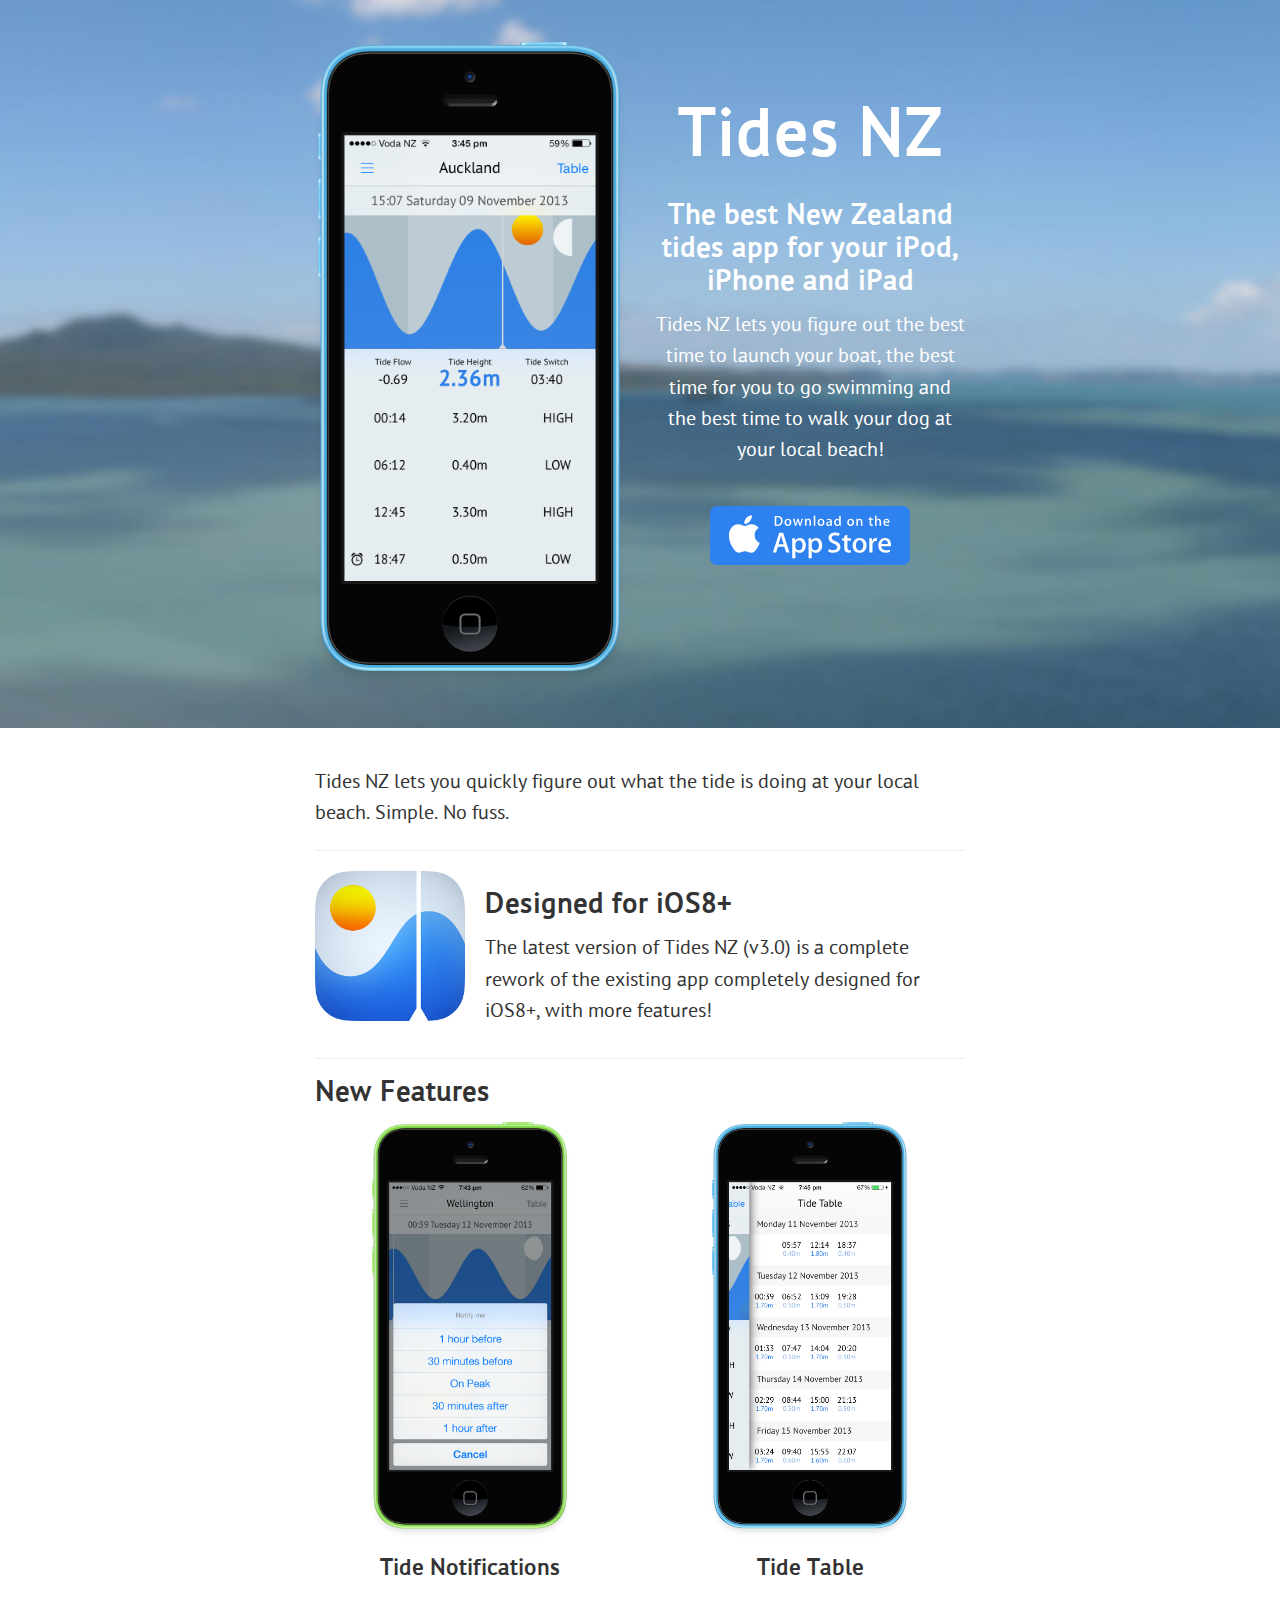
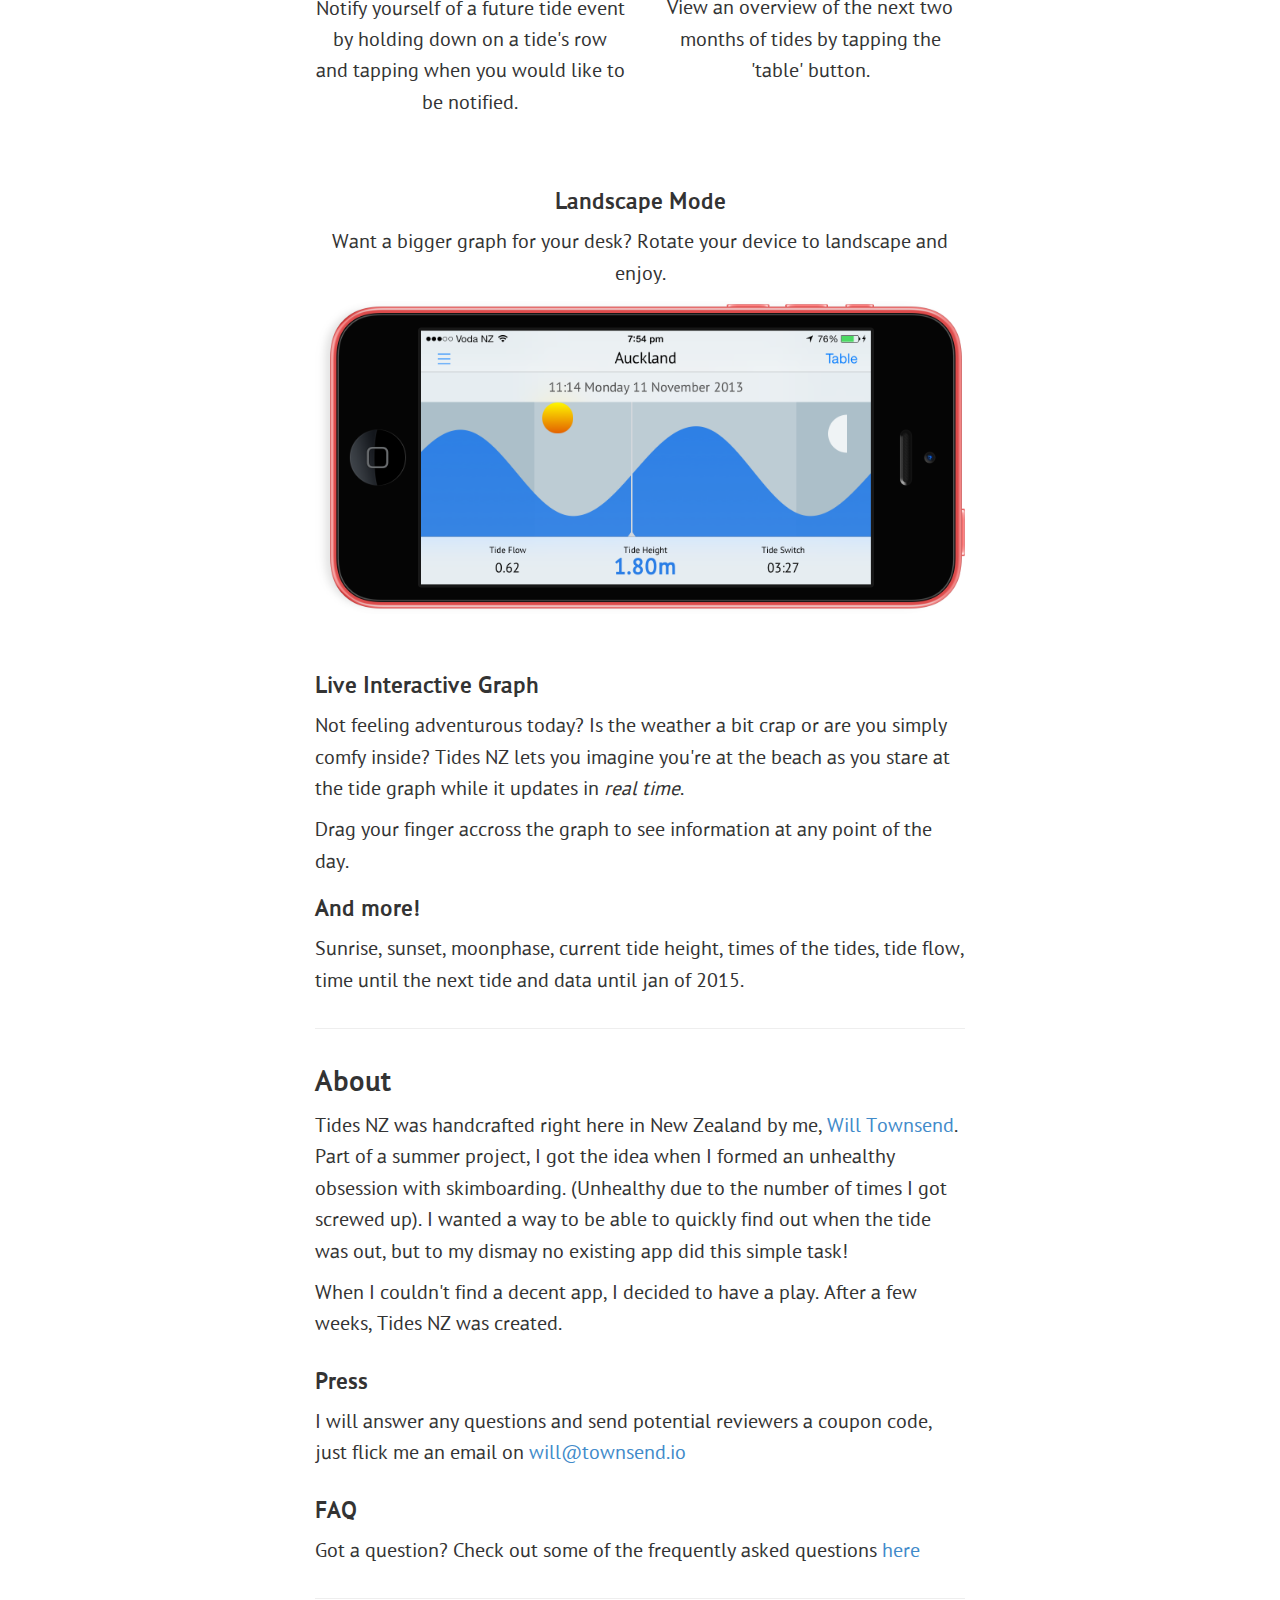
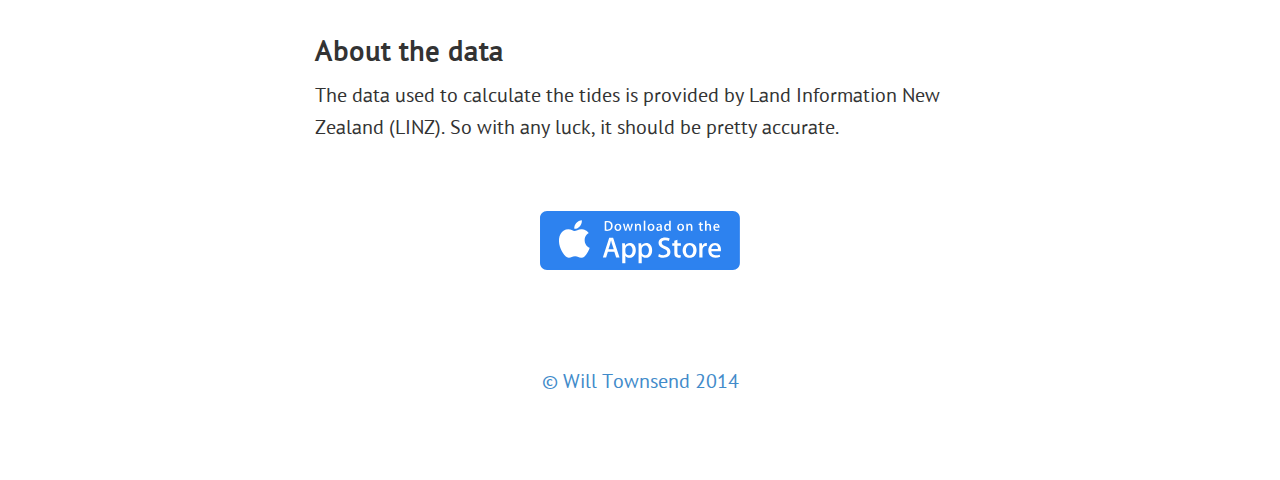
<file: index.html>
<!DOCTYPE html>
<html lang="en">
  <head>
    <meta charset="utf-8">
    <meta http-equiv="X-UA-Compatible" content="IE=edge">
    <meta name="viewport" content="width=device-width, initial-scale=1.0">
    <meta name="description" content="Tides NZ - The Best New Zealand Tides Mobile App">
    <meta name="author" content="Will Townsend">

    <title>Tides NZ - New Zealand tides app for your iPod, iPhone and iPad</title>

    <!-- Bootstrap core CSS -->
    <link href="/css/bootstrap.css" rel="stylesheet">

    <!-- Custom styles for this template -->
    <link href="/css/style.css" rel="stylesheet">

    <!-- Favicon -->
    <link rel="/shortcut icon" href="favicon.png"> 

    <!-- iTunes App Link -->
    <meta name="apple-itunes-app" content="app-id=521561961">

    <!-- OGraph Data -->
    <meta property="og:title" content="Tides NZ - The Best New Zealand Tides Mobile App" />
    <meta property="og:url" content="http://tidesapp.co.nz" />
    <meta property="og:description" content="Tides NZ - The best tides app for your iPod, iPhone and iPad - Available on the iTunes Store!" />
    <meta property="og:image" content="http://tidesapp.co.nz/favicon.png" />
    <meta property="og:site_name" content="Tides NZ - The Best New Zealand Tides Mobile App" />
    <meta property="fb:admins" content="1693230947" />

    <!-- Just for debugging purposes. Don't actually copy this line! -->
    <!--[if lt IE 9]><script src="../../docs-assets/js/ie8-responsive-file-warning.js"></script><![endif]-->

    <!-- HTML5 shim and Respond.js IE8 support of HTML5 elements and media queries -->
    <!--[if lt IE 9]>
      <script src="https://oss.maxcdn.com/libs/html5shiv/3.7.0/html5shiv.js"></script>
      <script src="https://oss.maxcdn.com/libs/respond.js/1.3.0/respond.min.js"></script>
    <![endif]-->
  </head>

  <body>
      
    <div class="header">
      <div class="container center">
        <div class="row row-padding">
          <div class="col-md-6 text-center hidden-xs hidden-sm">
            <img class="img-responsive" src="/img/iphone_blue_auckland.png"></img>
          </div>
          <div class="col-md-6">
            <h1>Tides NZ</h1>
            <h2>The best New Zealand tides app for your iPod, iPhone and iPad</h2>
            <p>Tides NZ lets you figure out the best time to launch your boat, the best time for you to go swimming and the best time to walk your dog at your local beach!</p>
            <a href="http://itunes.apple.com/nz/app/tides-nz/id521561961?mt=8"><img class="appstore" src="/img/appstore.svg"></img></a>
          </div>
        </div>
      </div>
    </div>
    

    <div class="container">

    <p class="intro">Tides NZ lets you quickly figure out what the tide is doing at your local beach. Simple. No fuss.</p>

    <hr>


      <div class="row">
        <div class="col-md-3 text-center">
          <div class="img"><img class="img-icon" src="/img/icon.png"></img></div>
        </div>
        <div class="col-md-9">
          <h2>Designed for iOS8+</h2>
          <p>The latest version of Tides NZ (v3.0) is a complete rework of the existing app completely designed for iOS8+, with more features!</p>
        </div>
      </div>

      <hr>

      <h2>New Features</h2>
      <div class="row">
        <div class="col-md-6 text-center">
          <div class="img"><img class="img-feature" src="/img/iphone1.png"></img></div>
          <h3>Tide Notifications</h3>
          <p>Notify yourself of a future tide event by holding down on a tide's row and tapping when you would like to be notified.</p>
        </div>
        <div class="col-md-6 text-center">
          <div class="img"><img class="img-feature" src="/img/iphone_blue_tidetable.png"></img></div>
          <h3>Tide Table</h3>
          <p>View an overview of the next two months of tides by tapping the 'table' button.</p>
        </div>
      </div>

      <div class="row row-padding">
        <div class="col-md-12 text-center">
          
          <h3>Landscape Mode</h3>
          <p>Want a bigger graph for your desk? Rotate your device to landscape and enjoy.</p>
          <div class="img"><img class="img-feature-landscape" src="/img/iphone_red_landscape.png"></img></div>
        </div>
      </div>

      <div class="row">
        <div class="col-md-12">
          <h3>Live Interactive Graph</h3>
          <p>Not feeling adventurous today? Is the weather a bit crap or are you simply comfy inside? Tides NZ lets you imagine you're at the beach as you stare at the tide graph while it updates in <em>real time</em>.</p>
          <p>Drag your finger accross the graph to see information at any point of the day.</p>
        </div>

        <div class="col-md-12">
          <h3>And more!</h3>
          <p>Sunrise, sunset, moonphase, current tide height, times of the tides, tide flow, time until the next tide and data until jan of 2015.</p>
        </div>
      </div>

      <hr>

      <div class="row">
        <div class="col-md-12">
          <h2>About</h2>
          <p>Tides NZ was handcrafted right here in New Zealand by me, <a href="http://will.townsend.io">Will Townsend</a>. Part of a summer project, I got the idea when I formed an unhealthy obsession with skimboarding. (Unhealthy due to the number of times I got screwed up). I wanted a way to be able to quickly find out when the tide was out, but to my dismay no existing app did this simple task!</p>
          <p>When I couldn't find a decent app, I decided to have a play. After a few weeks, Tides NZ was created.</p>
        </div>
      </div>

      <div class="row">
        <div class="col-md-12">
          <h3>Press</h3>
          <!--<p>I've put together a few high resolution images for anyone that might like to write about Tides NZ <a href="amazin">avaliable here</a></p>--><p>I will answer any questions and send potential reviewers a coupon code, just flick me an email on <a href="mailto:will@townsend.io">will@townsend.io</a></p>
        </div>
      </div>
      <div class="row">
        <div class="col-md-12">
          <h3>FAQ</h3>
          <p>Got a question? Check out some of the frequently asked questions <a href="faqs">here</a></p>
        </div>
      </div>

      <hr>

      <div class="row">
        <div class="col-md-12">
          <h2>About the data</h2>
          <p>The data used to calculate the tides is provided by Land Information New Zealand (LINZ). So with any luck, it should be pretty accurate.</p>
        </div>
      </div>

      <div class="row row-last">
        <div class="col-md-12 text-center">
          <a href="http://itunes.apple.com/nz/app/tides-nz/id521561961?mt=8"><img class="appstore" src="/img/appstore.svg"></img></a>
        </div>
      </div>

      <div class="row row-last">
        <div class="col-md-12 text-center">
          <p class="copy"><a href="http://will.townsend.io">&copy Will Townsend 2014</a></p>
        </div>
      </div>

    </div>
    <!-- Callout
    <div class="callout">

    </div>
     /Callout -->



    <!-- Bootstrap core JavaScript
    ================================================== -->
    <!-- Placed at the end of the document so the pages load faster -->
    <script src="js/jquery-2.0.3.min.js"></script>
    <script src="js/bootstrap.js"></script>

    <script type="text/javascript">

      var _gaq = _gaq || [];
      _gaq.push(['_setAccount', 'UA-31077671-1']);
      _gaq.push(['_setDomainName', 'tidesapp.co.nz']);
      _gaq.push(['_trackPageview']);

      (function() {
        var ga = document.createElement('script'); ga.type = 'text/javascript'; ga.async = true;
        ga.src = ('https:' == document.location.protocol ? 'https://' : 'http://') + 'stats.g.doubleclick.net/dc.js';
        var s = document.getElementsByTagName('script')[0]; s.parentNode.insertBefore(ga, s);
      })();

    </script>

  </body>
</html>
</file>
<file: css/style.css>
html,
body {
  height: 100%;
  width: 100%;
  padding: 0;
  margin: 0;
  -webkit-font-smoothing: antialiased;
}

@font-face {
	font-family:"Sheep Sans Bold";
	src:url("../fonts/sheepsansbold.eot?") format("eot"),
	url("../fonts/sheepsansbold.woff") format("woff"),
	url("../fonts/sheepsansbold.ttf") format("truetype"),
	url("../fonts/sheepsansbold.svg#SheepSansBold") format("svg");
	font-weight:normal;
	font-style:normal;
}

@font-face {
	font-family:"Sheep Sans";
	src:url("../fonts/sheep_sans.eot?") format("eot"),
	url("../fonts/sheep_sans.woff") format("woff"),
	url("../fonts/sheep_sans.ttf") format("truetype"),
	url("../fonts/sheep_sans.svg#SheepSans") format("svg");
	font-weight:normal;
	font-style:normal;
}

h1 {
	margin-top: 0.9em;
}

h1, h2, h3, h4, p {
	font-family: "Sheep Sans Bold";
}

p {
	font-size: 1.4em;
	line-height: 1.6em;
	font-family: "Sheep Sans";
}

.img {
	margin-right: auto;
	margin-left: auto;
}

.img-icon {
	max-width: 150px;
}

.img-feature {
	max-width: 200px;
}

.img-feature-landscape {
	max-width: 100%;
}
.container {
  width: auto;
  max-width: 680px;
  padding: 0 15px;
}

.intro {
	padding-top: 2em;
}

/* Full Page Image Header Area */

.appstore {
	margin-top: 2em;
	width: 200px;
}

.row-padding {
	padding-top: 3em;
	padding-bottom: 3em;
}

.row-last {
	padding-top: 2em;
	padding-bottom: 5em;
}

.copy {
	color: #999;
}

.header {
  color: #FFF;
  display: table;
  width: 100%;
  position: 0;
  background: url(../img/auckland.jpg) no-repeat center center fixed; 
  -webkit-background-size: cover;
  -moz-background-size: cover;
  -o-background-size: cover;
  background-size: cover;
}


.blue {
	background-color: #e6f1fb;
	width: 100%;
	padding: 30px;
}

.callout {
  color: #ffffff;
  display: table;
  height: 100%;
  width: 100%;
  background: url(../img/2.jpg) no-repeat center center fixed; 
  -webkit-background-size: cover;
  -moz-background-size: cover;
  -o-background-size: cover;
  background-size: cover;
}


h1 {
	font-size: 5em;
	color: #444;
	color: #fff;
}

.center {
	text-align: center;
}
</file>
